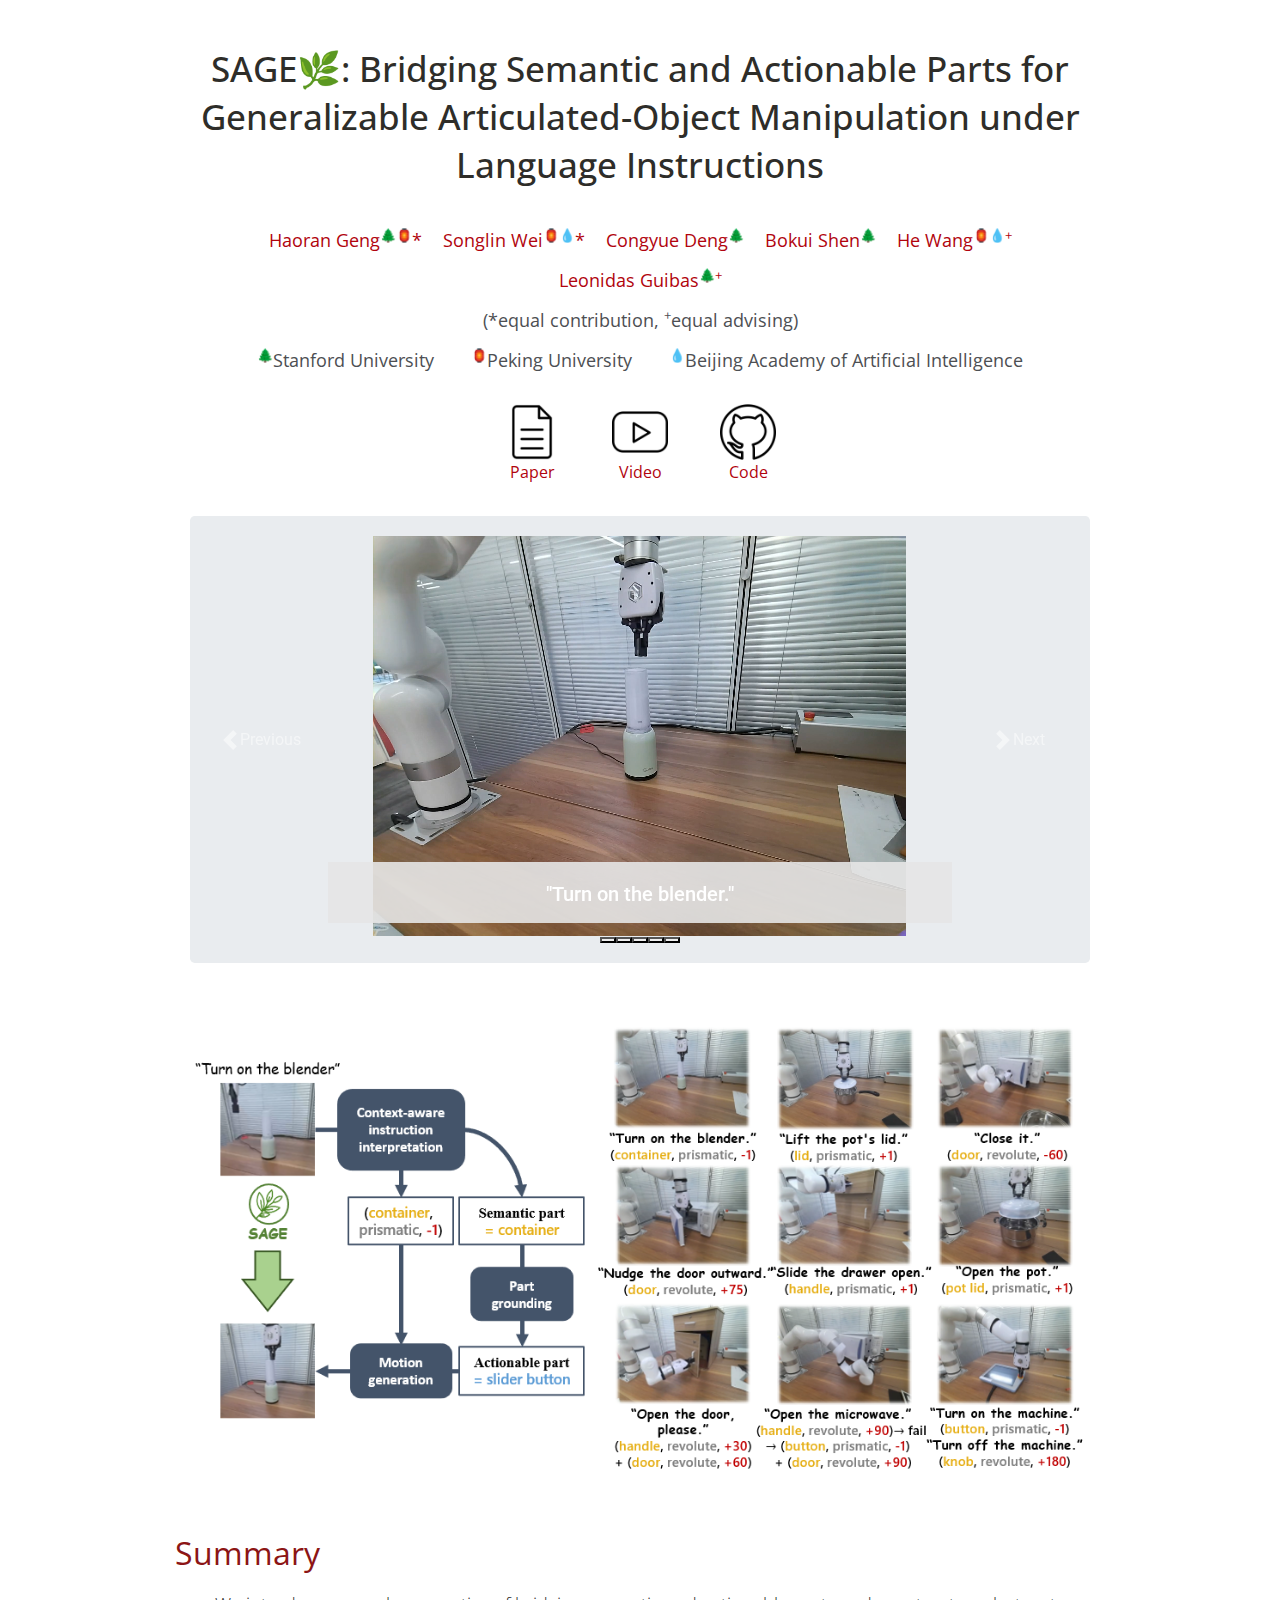
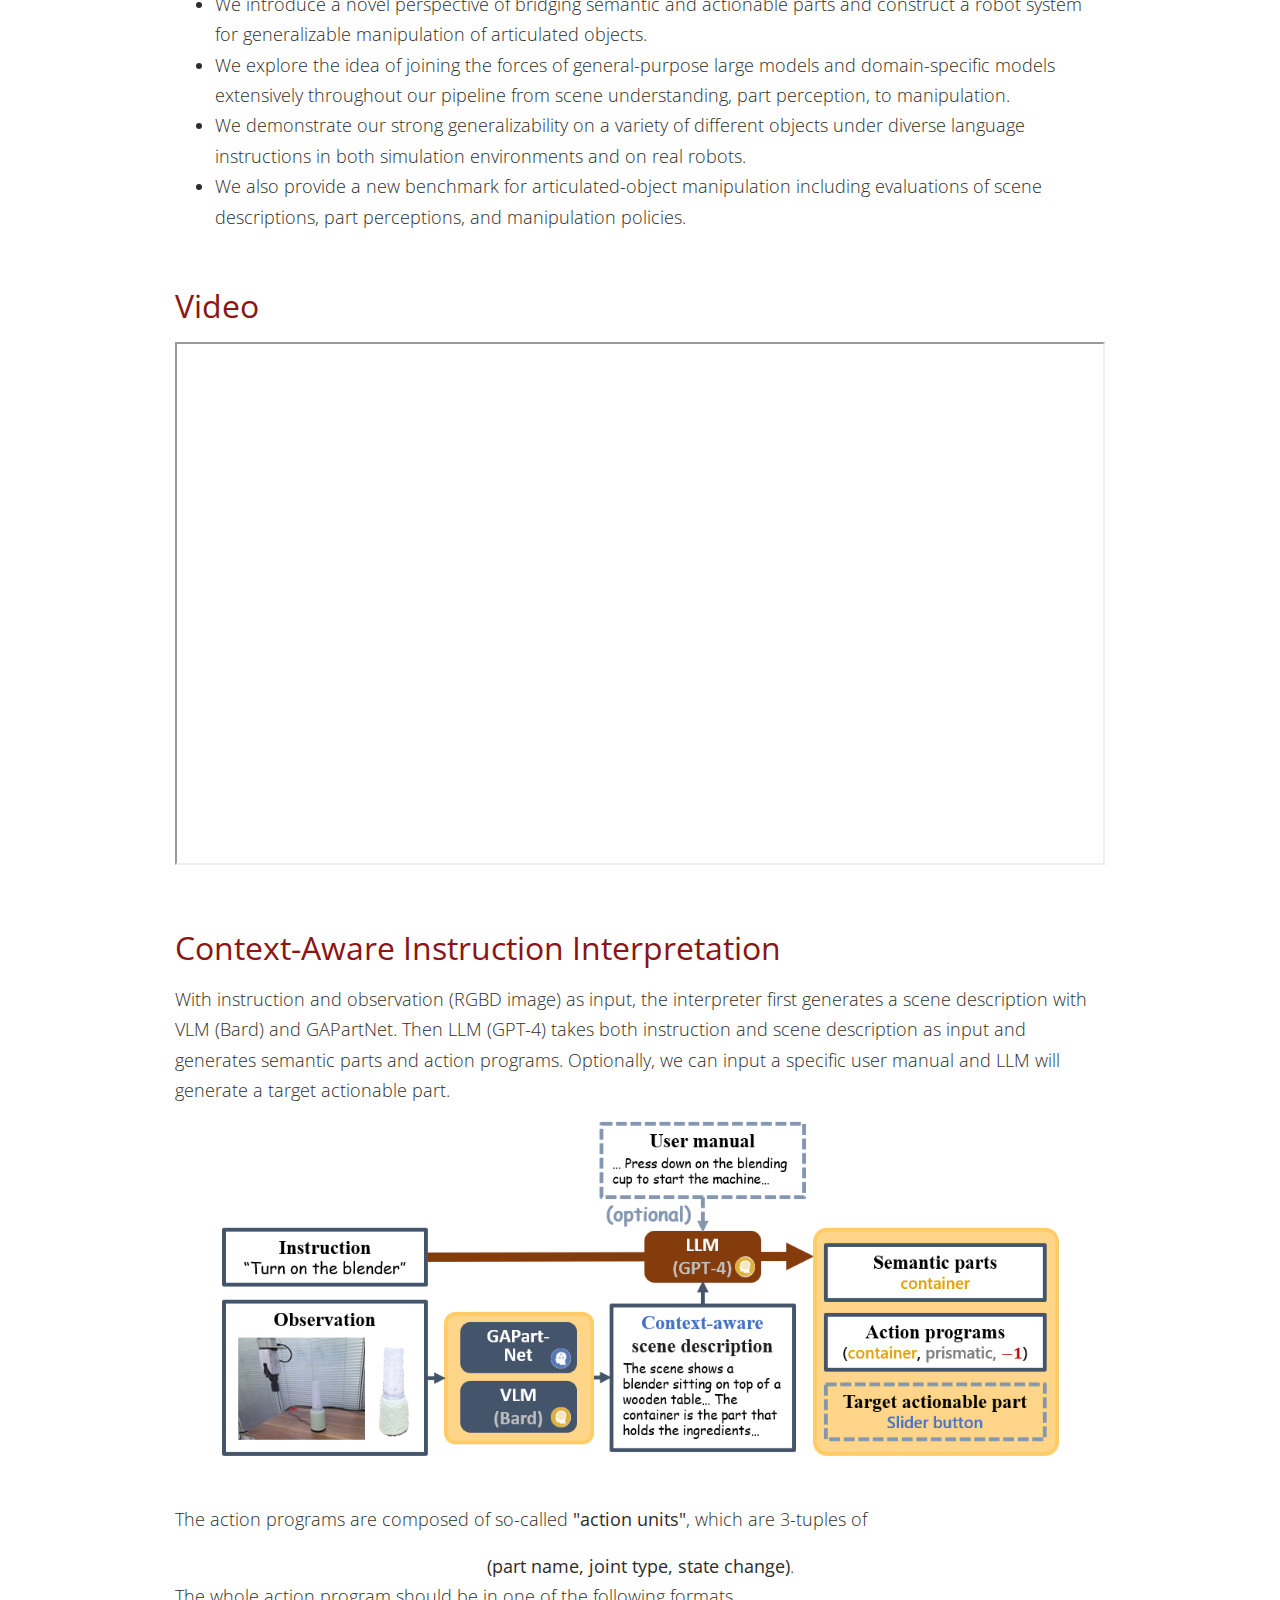
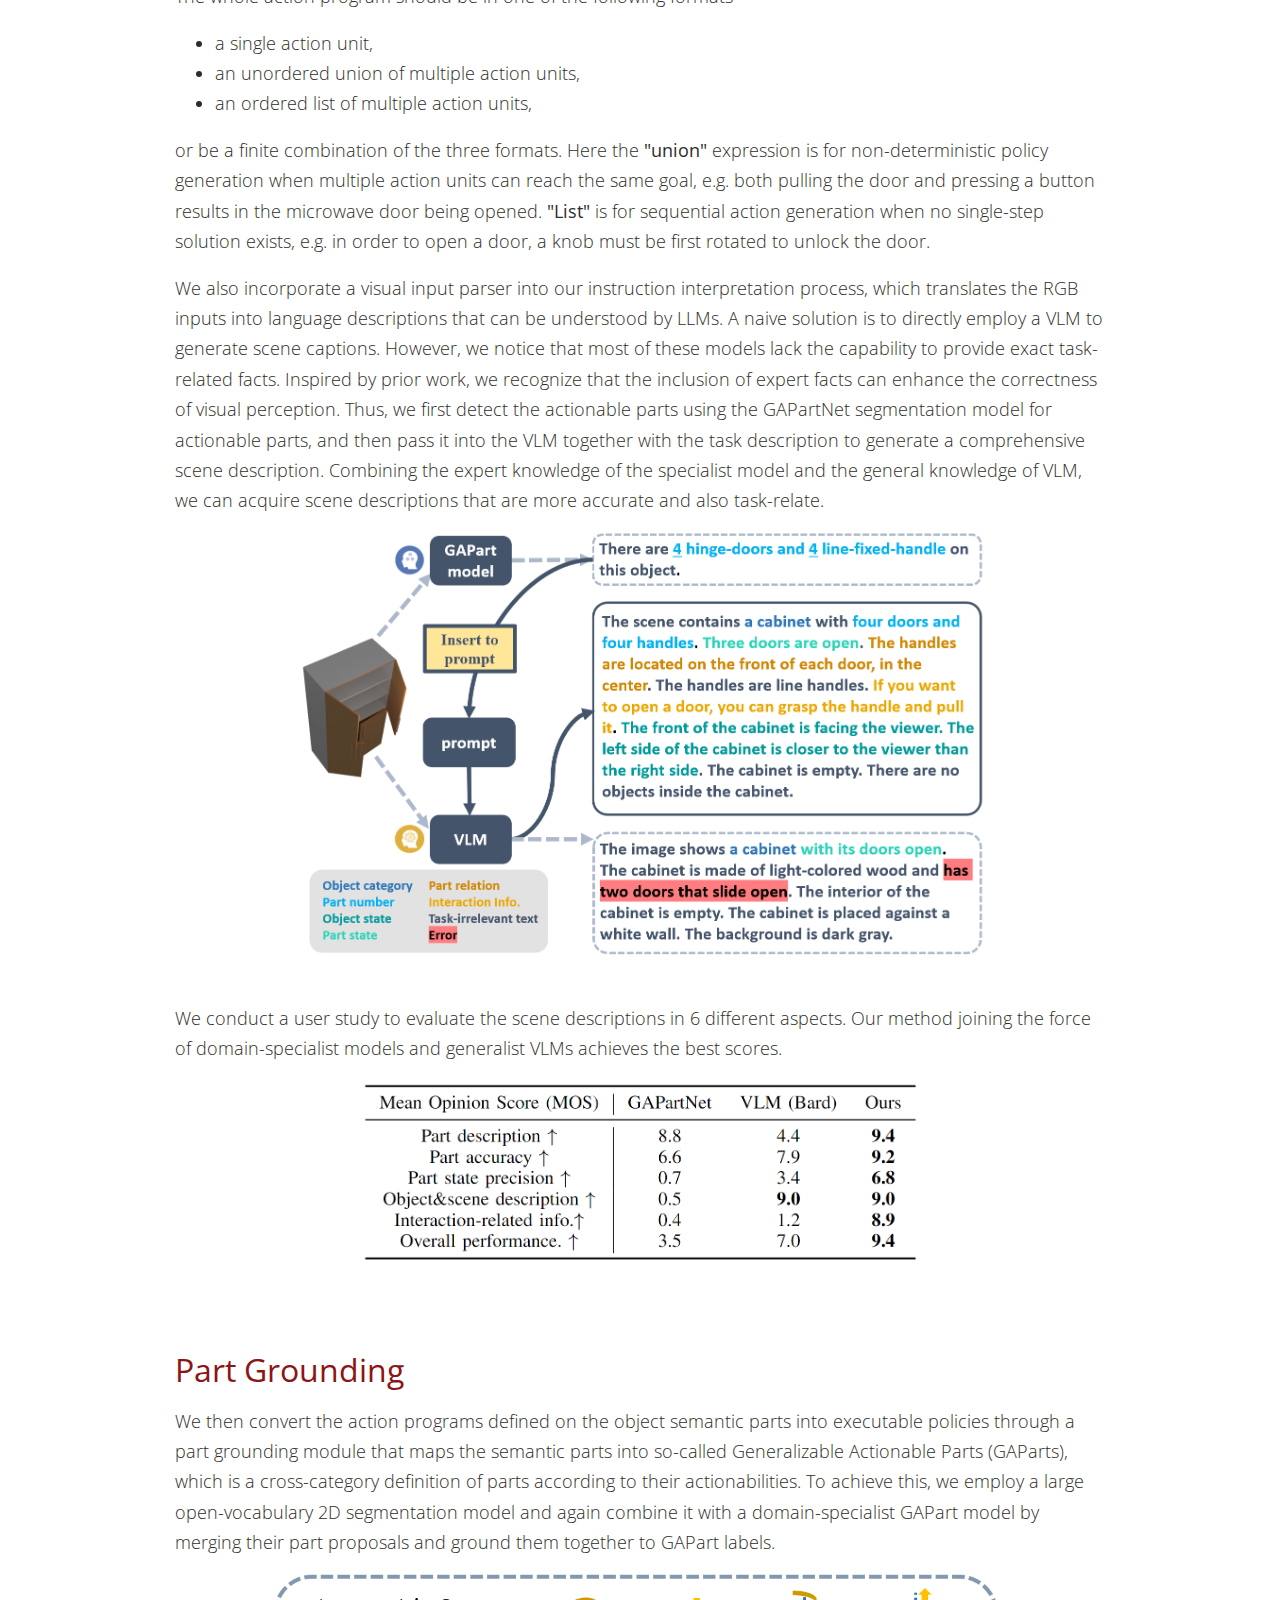
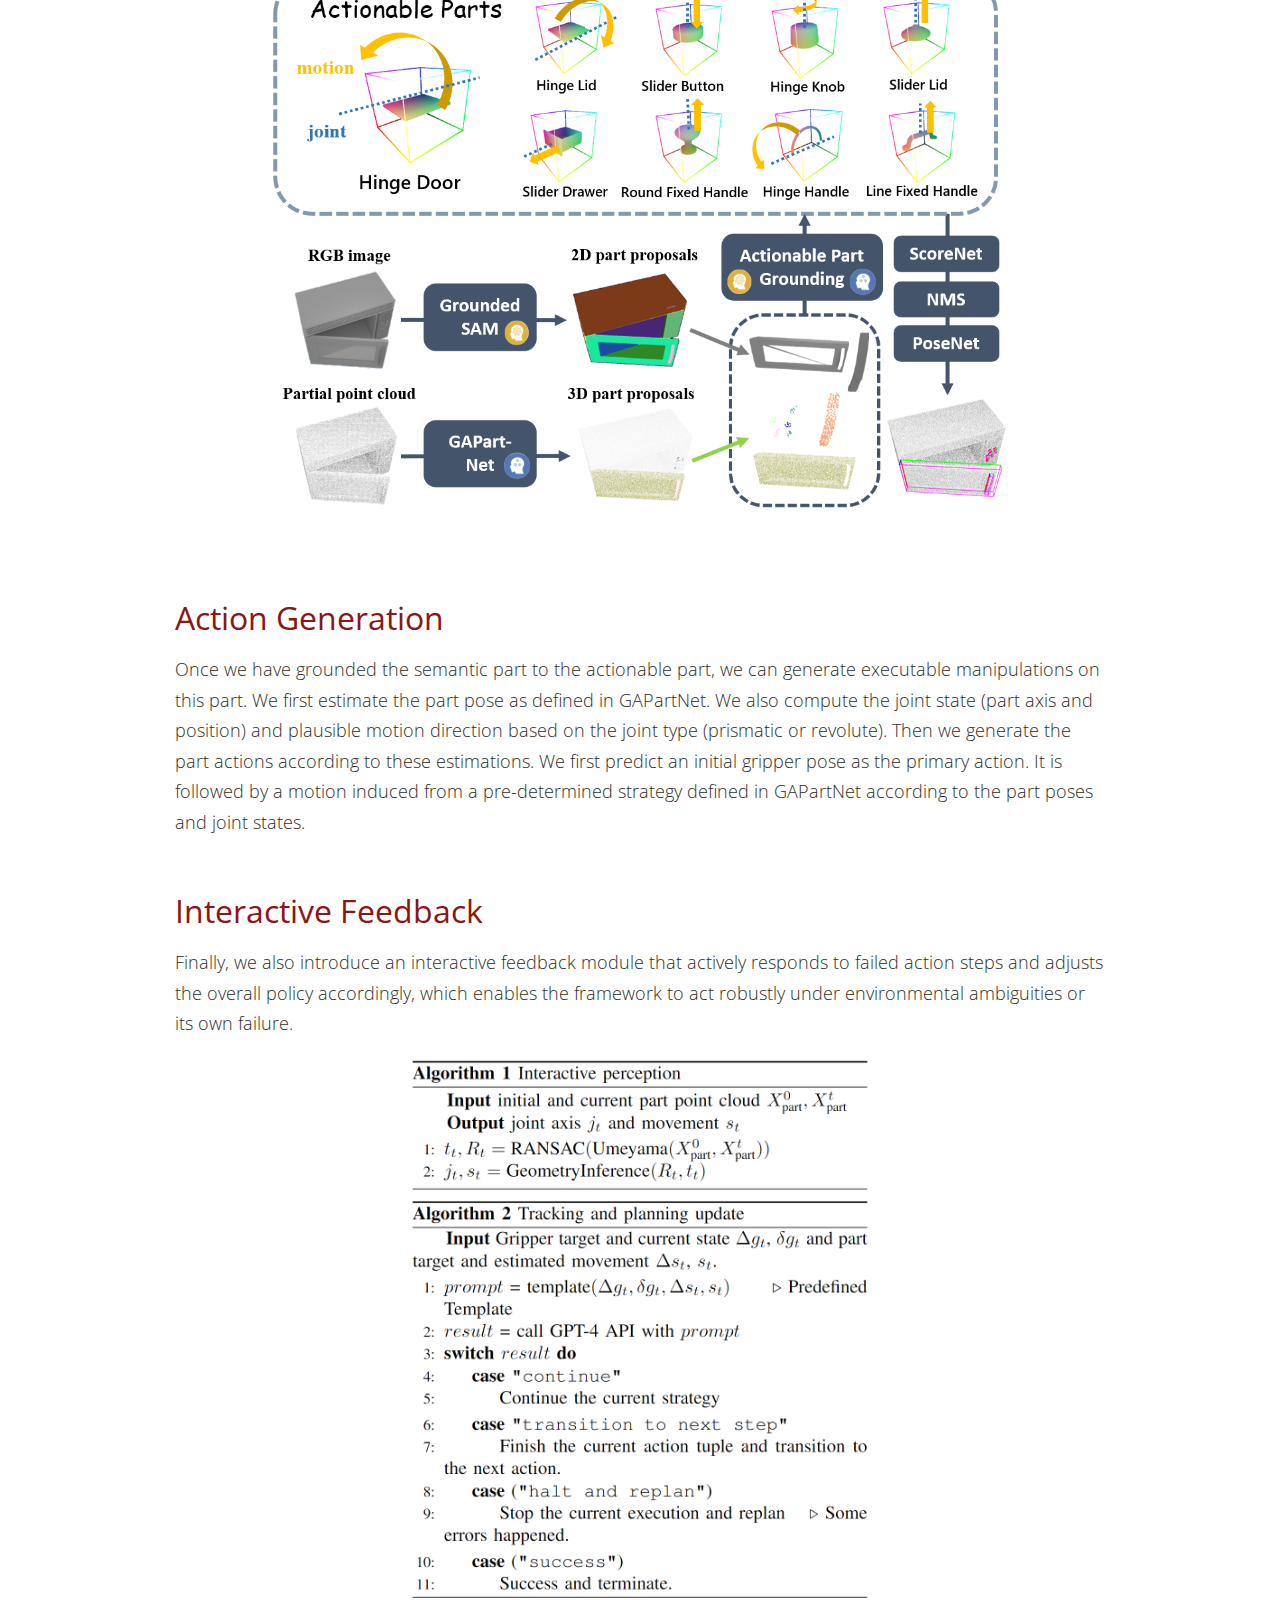
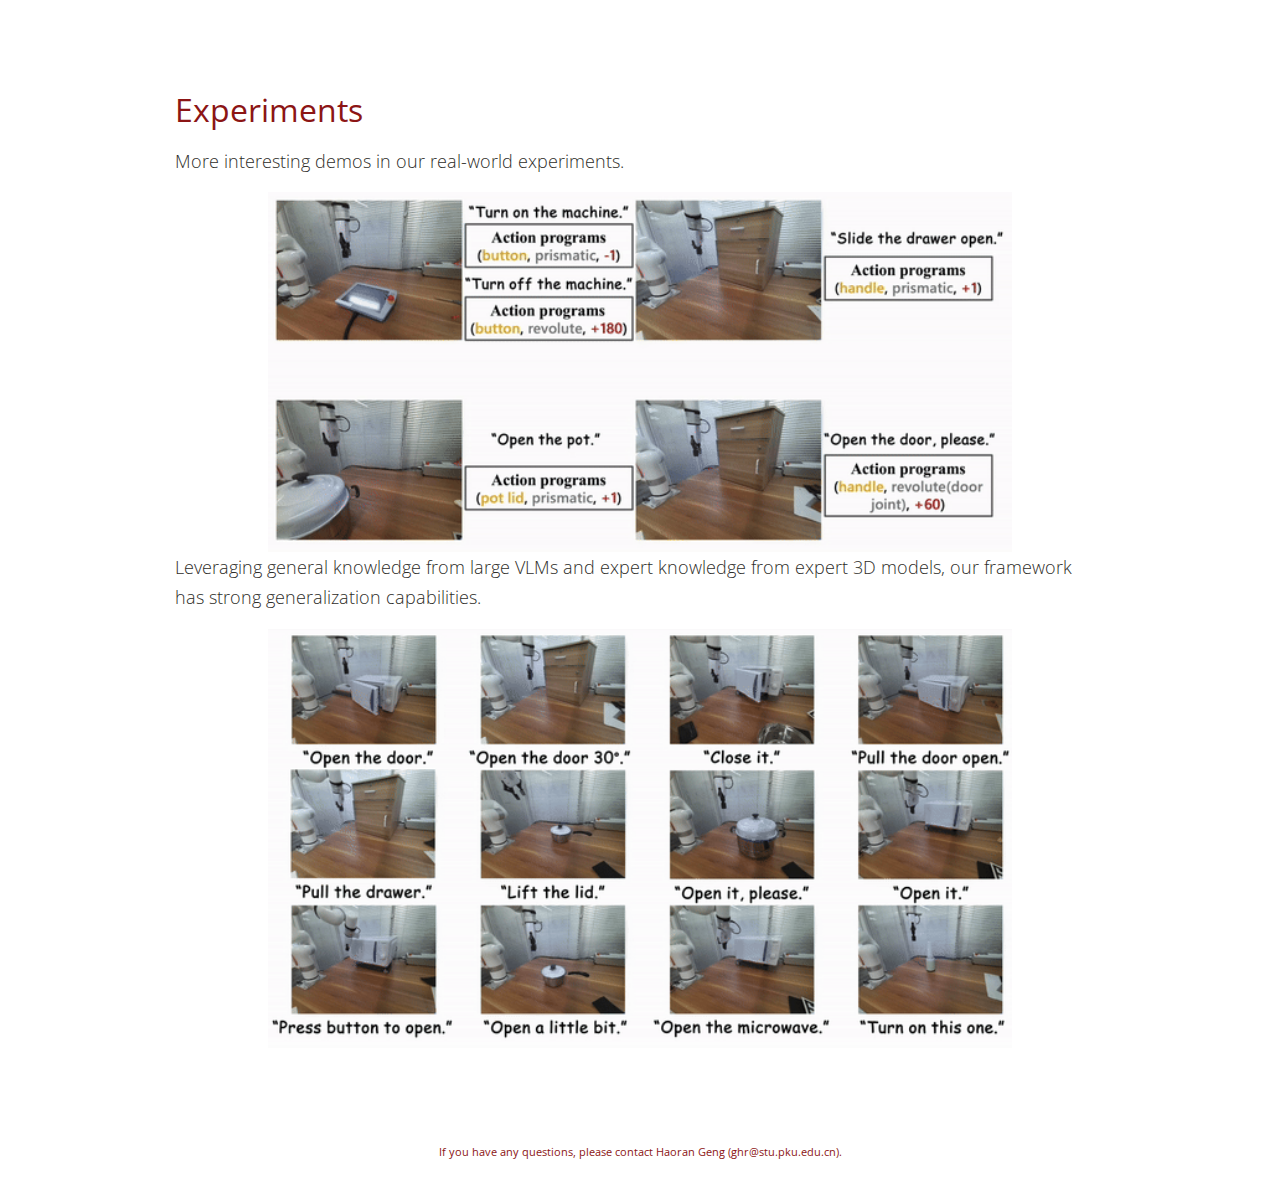
<file: SAGE/index.html>
<!DOCTYPE html>

<html lang="en">
    <head>
        <meta charset="UTF-8">


        <meta name="description" content="Project website for SAGE">
        <meta name="author" content="Haoran Geng">
        <meta name="viewport" content="width=device-width, initial-scale=1">



        
        <link rel="preconnect" href="https://fonts.googleapis.com">
        <link rel="preconnect" href="https://fonts.gstatic.com" crossorigin>
        <link href="https://fonts.googleapis.com/css2?family=Open+Sans:ital,wght@0,300;0,400;0,500;0,600;0,700;0,800;1,300;1,400;1,500;1,600;1,700;1,800&family=Roboto:ital,wght@0,100;0,300;0,400;0,500;0,700;0,900;1,100;1,300;1,400;1,500;1,700;1,900&display=swap" rel="stylesheet">
        <link href="https://cdn.jsdelivr.net/npm/bootstrap@5.0.2/dist/css/bootstrap.min.css" rel="stylesheet" integrity="sha384-EVSTQN3/azprG1Anm3QDgpJLIm9Nao0Yz1ztcQTwFspd3yD65VohhpuuCOmLASjC" crossorigin="anonymous">
        <script src="https://cdn.jsdelivr.net/npm/bootstrap@5.0.2/dist/js/bootstrap.bundle.min.js" integrity="sha384-MrcW6ZMFYlzcLA8Nl+NtUVF0sA7MsXsP1UyJoMp4YLEuNSfAP+JcXn/tWtIaxVXM" crossorigin="anonymous"></script>
        <link rel="stylesheet" href="https://cdnjs.cloudflare.com/ajax/libs/font-awesome/4.7.0/css/font-awesome.min.css">
        <link rel="stylesheet" type="text/css" href="style.css?cache=77333914184988801948">
        <link rel="icon" href="icons/sage_icon.png">

        <title>SAGE</title>
        <link rel="stylesheet" href="style.css">
    </head>

    <style>
        a {
            color: #B1040E;
        }

        a:hover {
            color: #820000;
            text-decoration: underline;
        }

        .body_text {
            color: rgb(46,45,41);
            font-family: 'Open Sans', sans-serif;
            font-weight: 300;
            line-height: 1.9rem;
            font-size: 1.1rem;
        }

        .text_title {
            color: rgb(46,45,41);
            font-family: 'Open Sans', sans-serif;
            font-weight: 500;
            line-height: 3rem;
            font-size: 2.2rem;
            padding-top: 20px;
        }

        .text_venue {
            font-family: 'Open Sans', sans-serif;
            font-weight: 500;
            line-height: 2.0rem;
            font-size: 1.5rem;
            color: rgb(77, 79, 83);
        }

        .text_author {
            font-family: 'Open Sans', sans-serif;
            font-weight: 400;
            line-height: 1.5rem;
            font-size: 1.1rem;
            color: rgb(77, 79, 83);
        }

        .text_resource {
            font-family: 'Open Sans', sans-serif;
            font-weight: 400;
            line-height: 1.5rem;
            font-size: 1.0rem;
            color: rgb(77, 79, 83);
        }

        .text_header {
            font-family: 'Open Sans', sans-serif;
            font-weight: 400;
            line-height: 2.5rem;
            font-size: 2.0rem;
            margin-top: 0.4rem;
            color: rgb(140, 21, 21);
        }

        .figure_caption {
            font-family: 'Open Sans', sans-serif;
            font-weight: 400;
            line-height: 1.8rem;
            font-size: 1.2rem;
            color: rgb(77, 79, 83);
        }

        .text_reference {
            font-family: 'Open Sans', sans-serif;
            text-align: left;
            font-size: 0.7em;
            color: rgb(77, 79, 83);
        }

        .text_ack {
            font-family: 'Open Sans', sans-serif;
            text-align: center;
            font-size: 0.7em;
            color: rgb(140, 21, 21);
        }

        .teaser_grid {
            display: grid;
            grid-template-columns: 33% 33% 33%;
            grid-template-rows: 1fr;
            justify-content: center;
            grid-auto-flow: row;
        }

        .teaser_fig {
            max-width: 99%;
            display: block;
            margin-left: auto;
  			margin-right: auto;

        }

        .icons {
            height: 3.5em;
        }


        .big_figure {
            max-width: 100%;
            display: block;
            margin: 1em auto 1em;
        }

        .median_figure {
            max-width: 75%;
            display: block;
            margin: 1em auto 1em;
        }

        .color_switch {
            background-color: rgb(255, 255, 255);
        }

        .teaser_item {
            text-align: center;
        }

        .table_title {
            font-family: 'Open Sans', sans-serif;
            font-weight: 700;
            font-size: 1.25rem;
            color: rgb(77, 79, 83);
            text-align: center;
        }

        .table_head {
            font-family: 'Open Sans', sans-serif;
            font-weight: 600;
            font-size: 1.1rem;
            color: rgb(77, 79, 83);
            text-align: center;
        }

        .table_elem {
            font-family: 'Open Sans', sans-serif;
            font-weight: 300;
            font-size: 1.0rem;
            color: rgb(77, 79, 83);
            text-align: center;
            align-self: center;
        }

        .table_emph {
            font-weight: 700;
        }

        .jumbotron {
            max-width: 900px;
            margin: 0 auto;
            padding: 20px 4px 20px 4px;
        }
        .jumbotron > .title {
            font-size: 18pt;
            color: #414446;
            clear: both;
            text-align: center;
        }

        .carousel-item {
            text-align: center;
        }
        .carousel-caption {
            height: 15%;
            background: rgba(230, 230, 230, 0.9);
        }

    </style>

    <body>
    <section>
    <div class="container">
        <div class="row" id="title">
            <p class="col text-center mt-4 text_title">
                SAGE&#127807;: Bridging Semantic and Actionable Parts for Generalizable Articulated-Object Manipulation under Language Instructions
            </p>
        </div>

        <div class="row" id="venue">
            <p class="col text-center text_venue">   
            </p>
        </div>

        
        <div class="row" id="authors">
            <div class="col-md-12 text-center mt-2 text_author">
                <ul class="list-inline">
                    <li class="list-inline-item mx-2">
                        <a href="https://geng-haoran.github.io/">
                            <p>Haoran Geng<sup>&#127794;&#127982;</sup>*</p>
                        </a>
                    </li>
                    <li class="list-inline-item mx-2">
                        <a href="http://wei.songl.in/">
                            <p>Songlin Wei<sup>&#127982;&#128167;</sup>*</p>
                        </a>
                    </li>
                    <li class="list-inline-item mx-2">
                        <a href="https://cs.stanford.edu/~congyue/">
                            <p>Congyue Deng<sup>&#127794;</sup></p>
                        </a>
                    </li>
                    <li class="list-inline-item mx-2">
                        <a href="https://cs.stanford.edu/people/bshen88/">
                            <p>Bokui Shen<sup>&#127794;</sup></p>
                        </a>
                    </li>
                    <li class="list-inline-item mx-2">
                        <a href="https://geng-haoran.github.io/">
                            <p>He Wang<sup>&#127982;&#128167;+</sup></p>
                        </a>
                    </li>
                    <li class="list-inline-item mx-2">
                        <a href="https://geometry.stanford.edu/member/guibas/index.html">
                            <p>Leonidas Guibas<sup>&#127794;+</sup></p>
                        </a>
                    </li>
                    <br>
                    (*equal contribution, <sup>+</sup>equal advising)
                </ul>
                <ul class="list-inline" style="margin-top: 1rem">
                    <li class="list-inline-item mx-3">
                        <p><sup>&#127794;</sup>Stanford University</p>
                    </li>
                    <li class="list-inline-item mx-3">
                        <p><sup>&#127982;</sup>Peking University</p>
                    </li>
                    <li class="list-inline-item mx-3">
                        <p><sup>&#128167;</sup>Beijing Academy of Artificial Intelligence</p>
                    </li>
                </ul>
            </div>
        </div>
        

        <div class="row" id="resources">
            <div class="col text-center text_resource">
                <ul class="list-inline">
                    <li class="list-inline-item mx-4">
                        <a href="">
                            <img src="icons/paper_icon.png" class="icons">
                            <p>Paper</p>
                        </a>
                    </li>
                    <li class="list-inline-item mx-4">
                            <a href="https://youtu.be/DnFmsNzzbWY">
                            <img src="icons/youtube_icon.png" class="icons">
                            <p>Video</p>
                            </a>
                    </li>
                    <li class="list-inline-item mx-4">
                        <a href="https://github.com/geng-haoran/SAGE">
                            <img src="icons/github_icon.png" class="icons">
                            <p>Code</p>
                        </a>
                    </li>
                </ul>
            </div>
        </div>
    </div>

    </section>

    <section class="color_switch">
        <div class="container">
        <div class="jumbotron" id="home">
            <div id="carouselExampleDark" class="carousel carousel-dark slide" data-bs-ride="carousel">
              <div class="carousel-indicators">
                <button type="button" data-bs-target="#carouselExampleDark" data-bs-slide-to="0" class="active" aria-current="true" aria-label="Slide 1"></button>
                <button type="button" data-bs-target="#carouselExampleDark" data-bs-slide-to="1" aria-label="Slide 2"></button>
                <button type="button" data-bs-target="#carouselExampleDark" data-bs-slide-to="2" aria-label="Slide 3"></button>
                <button type="button" data-bs-target="#carouselExampleDark" data-bs-slide-to="3" aria-label="Slide 4"></button>
                <button type="button" data-bs-target="#carouselExampleDark" data-bs-slide-to="4" aria-label="Slide 5"></button>
              </div>
              <div class="carousel-inner">
                <div class="carousel-item active" data-bs-interval="4000">
                  <video autoplay muted loop height="400">
                    <source src="videos/press_blender.mp4" type="video/mp4">
                  </video>
                  <div class="carousel-caption d-none d-md-block">
                    <h5>"Turn on the blender."</h5>
                  </div>
                </div>
                <div class="carousel-item" data-bs-interval="16000">
                  <video autoplay muted loop height="400">
                    <source src="videos/long_horizon_microwave.mp4" type="video/mp4">
                  </video>
                  <div class="carousel-caption d-none d-md-block">
                    <h5>"Open the microwave."</h5>
                  </div>
                </div>
                <div class="carousel-item" data-bs-interval="10000">
                  <video autoplay muted loop height="400">
                    <source src="videos/press_button_revolve.mp4" type="video/mp4">
                  </video>
                  <div class="carousel-caption d-none d-md-block">
                    <h5>"Turn on/off the machine."</h5>
                  </div>
                </div>
                <div class="carousel-item" data-bs-interval="6000">
                  <video autoplay muted loop height="400">
                    <source src="videos/lift_lid_big.mp4" type="video/mp4">
                  </video>
                  <div class="carousel-caption d-none d-md-block">
                    <h5>"Lift the pod's lid."</h5>
                  </div>
                </div>
                <div class="carousel-item" data-bs-interval="8000">
                  <video autoplay muted loop height="400">
                    <source src="videos/pull_drawer.mp4" type="video/mp4">
                  </video>
                  <div class="carousel-caption d-none d-md-block">
                    <h5>"Slide the drawer open."</h5>
                  </div>
                </div>
              </div>
              <button class="carousel-control-prev" type="button" data-bs-target="#carouselExampleDark" data-bs-slide="prev">
                <span class="carousel-control-prev-icon" aria-hidden="true"></span>
                <span class="visually-hidden">Previous</span>
              </button>
              <button class="carousel-control-next" type="button" data-bs-target="#carouselExampleDark" data-bs-slide="next">
                <span class="carousel-control-next-icon" aria-hidden="true"></span>
                <span class="visually-hidden">Next</span>
              </button>
            </div>
        </div>
        </div>
        <br><br>
    </section>

    <section class="color_switch">
        <div class="container">
        <div class="row" id="abstract">
            <div class="col my-3">
                <img src="images/teaser.png" class="teaser_fig">
                <br><br>

                <p class="text_header">
                    Summary
                </p>

                <p class="body_text">
                    <ul>
                    	<li class="body_text">We introduce a novel perspective of bridging semantic and actionable parts and construct a robot system for generalizable manipulation of articulated objects.</li>
                    	<li class="body_text">We explore the idea of joining the forces of general-purpose large models and domain-specific models extensively throughout our pipeline from scene understanding, part perception, to manipulation.</li>
                    	<li class="body_text">We demonstrate our strong generalizability on a variety of different objects under diverse language instructions in both simulation environments and on real robots.</li>
                    	<li class="body_text">We also provide a new benchmark for articulated-object manipulation including evaluations of scene descriptions, part perceptions, and manipulation policies.</li>
                    </ul>
                </p>
            </div>
        </div>
        </div>
    </section>


    <section>
        <div class="container">
        <div class="row">
            <div class="col my-3">
                <p class="text_header">
                    Video
                </p>
                <div class="text-center mb-4">
                    <div style="position:relative;padding-top:56.25%;">
                        <iframe src="https://www.youtube.com/embed/DnFmsNzzbWY?si=nFb6igz3Vf7kHDQ6" allowfullscreen style="position:absolute;top:0;left:0;width:100%;height:100%;"></iframe>

                    </div>
                </div>
            </div>
        </div>
        </div>
    </section>


    <section class="color_switch">
        <div class="container">
        <div class="row" id="abstract">
            <div class="col my-3">
                <p class="text_header">
                    Context-Aware Instruction Interpretation
                </p>
                
                <p class="body_text">
                    With instruction and observation (RGBD image) as input, the interpreter first generates a scene description with VLM (Bard) and GAPartNet. Then LLM (GPT-4) takes both instruction and scene description as input and generates semantic parts and action programs. Optionally, we can input a specific user manual and LLM will generate a target actionable part.
                </p>
                <img src="images/instruct_interpret.png" class="teaser_fig" width="90%">
                <br><br>

                <p class="body_text">
                    The action programs are composed of so-called <strong>"action units"</strong>, which are 3-tuples of
                </p>
            	<center class="body_text"><strong>(part name, joint type, state change)</strong>.</center>
                <p class="body_text">
                    The whole action program should be in one of the following formats
                </p>
                <ul class="body_text">
                	<li class="body_text">a single action unit,</li>
                	<li class="body_text">an unordered union of multiple action units,</li>
                	<li class="body_text">an ordered list of multiple action units,</li>
                </ul>
                <p class="body_text">
                    or be a finite combination of the three formats.
                    Here the <strong>"union"</strong> expression is for non-deterministic policy generation when multiple action units can reach the same goal, e.g. both pulling the door and pressing a button results in the microwave door being opened. <strong>"List"</strong> is for sequential action generation when no single-step solution exists, e.g. in order to open a door, a knob must be first rotated to unlock the door.
                </p>
                
                <p class="body_text">
                    We also incorporate a visual input parser into our instruction interpretation process, which translates the RGB inputs into language descriptions that can be understood by LLMs. A naive solution is to directly employ a VLM to generate scene captions. However, we notice that most of these models lack the capability to provide exact task-related facts. Inspired by prior work, we recognize that the inclusion of expert facts can enhance the correctness of visual perception. Thus, we first detect the actionable parts using the GAPartNet segmentation model for actionable parts, and then pass it into the VLM together with the task description to generate a comprehensive scene description. Combining the expert knowledge of the specialist model and the general knowledge of VLM, we can acquire scene descriptions that are more accurate and also task-relate.
                </p>
                <img src="images/scene_description.png" class="teaser_fig" width="75%">
                <br><br>

                <p class="body_text">
                    We conduct a user study to evaluate the scene descriptions in 6 different aspects. Our method joining the force of domain-specialist models and generalist VLMs achieves the best scores.
                </p>
                <img src="images/result_scene_description.png" class="teaser_fig" width="60%">
                <br><br>
            </div>
        </div>
        </div>
    </section>


	<section class="color_switch">
        <div class="container">
        <div class="row" id="abstract">
            <div class="col my-3">
                <p class="text_header">
                    Part Grounding
                </p>
                
                <p class="body_text">
                    We then convert the action programs defined on the object semantic parts into executable policies through a part grounding module that maps the semantic parts into so-called Generalizable Actionable Parts (GAParts), which is a cross-category definition of parts according to their actionabilities. To achieve this, we employ a large open-vocabulary 2D segmentation model and again combine it with a domain-specialist GAPart model by merging their part proposals and ground them together to GAPart labels.
                </p>
                <img src="images/part_grounding.png" class="teaser_fig" width="80%">
                <br><br>
            </div>
        </div>
        </div>
    </section>


	<section class="color_switch">
        <div class="container">
        <div class="row" id="abstract">
            <div class="col my-3">
                <p class="text_header">
                    Action Generation
                </p>
                
                <p class="body_text">
                    Once we have grounded the semantic part to the actionable part, we can generate executable manipulations on this part. We first estimate the part pose as defined in GAPartNet. We also compute the joint state (part axis and position) and plausible motion direction based on the joint type (prismatic or revolute). Then we generate the part actions according to these estimations. We first predict an initial gripper pose as the primary action. It is followed by a motion induced from a pre-determined strategy defined in GAPartNet according to the part poses and joint states.
                </p>
            </div>
        </div>
        </div>
    </section>

    <section class="color_switch">
        <div class="container">
        <div class="row" id="abstract">
            <div class="col my-3">
                <p class="text_header">
                    Interactive Feedback
                </p>
                
                <p class="body_text">
                     Finally, we also introduce an interactive feedback module that actively responds to failed action steps and adjusts the overall policy accordingly, which enables the framework to act robustly under environmental ambiguities or its own failure.
                </p>
                <img src="images/interactive_feedback.png" class="teaser_fig" width="50%">
                <br><br>
            </div>
        </div>
        </div>
    </section>

    

	<section class="color_switch">
        <div class="container">
        <div class="row" id="abstract">
            <div class="col my-3">
                <p class="text_header">
                    Experiments
                </p>
                <p class="body_text">
                    More interesting demos in our real-world experiments.
                </p>
                <!-- <p class="body_text">
                    We then convert the action programs defined on the object semantic parts into executable policies through a part grounding module that maps the semantic parts into so-called Generalizable Actionable Parts (GAParts), which is a cross-category definition of parts according to their actionabilities. To achieve this, we employ a large open-vocabulary 2D segmentation model and again combine it with a domain-specialist GAPart model by merging their part proposals and ground them together to GAPart labels.
                </p> -->
                <img src="videos/demo_4.gif" class="teaser_fig" width="80%">
                <p class="body_text">
                Leveraging general knowledge from large VLMs and expert knowledge from expert 3D models, our framework has strong generalization capabilities. 
                </p>
                <img src="videos/demo_12.gif" class="teaser_fig" width="80%">
                <br><br>
            </div>
        </div>
        </div>
    </section>


        <div class="row" id="ack" style="margin-top: 1rem">
            <p class="col text_ack my-3">
                If you have any questions, please contact Haoran Geng (ghr@stu.pku.edu.cn).
            </p>
        </div>
    </div>

    <script src="https://cdn.jsdelivr.net/npm/bootstrap@5.1.3/dist/js/bootstrap.bundle.min.js" integrity="sha384-ka7Sk0Gln4gmtz2MlQnikT1wXgYsOg+OMhuP+IlRH9sENBO0LRn5q+8nbTov4+1p" crossorigin="anonymous"></script>

    </body>
</html>
</file>
